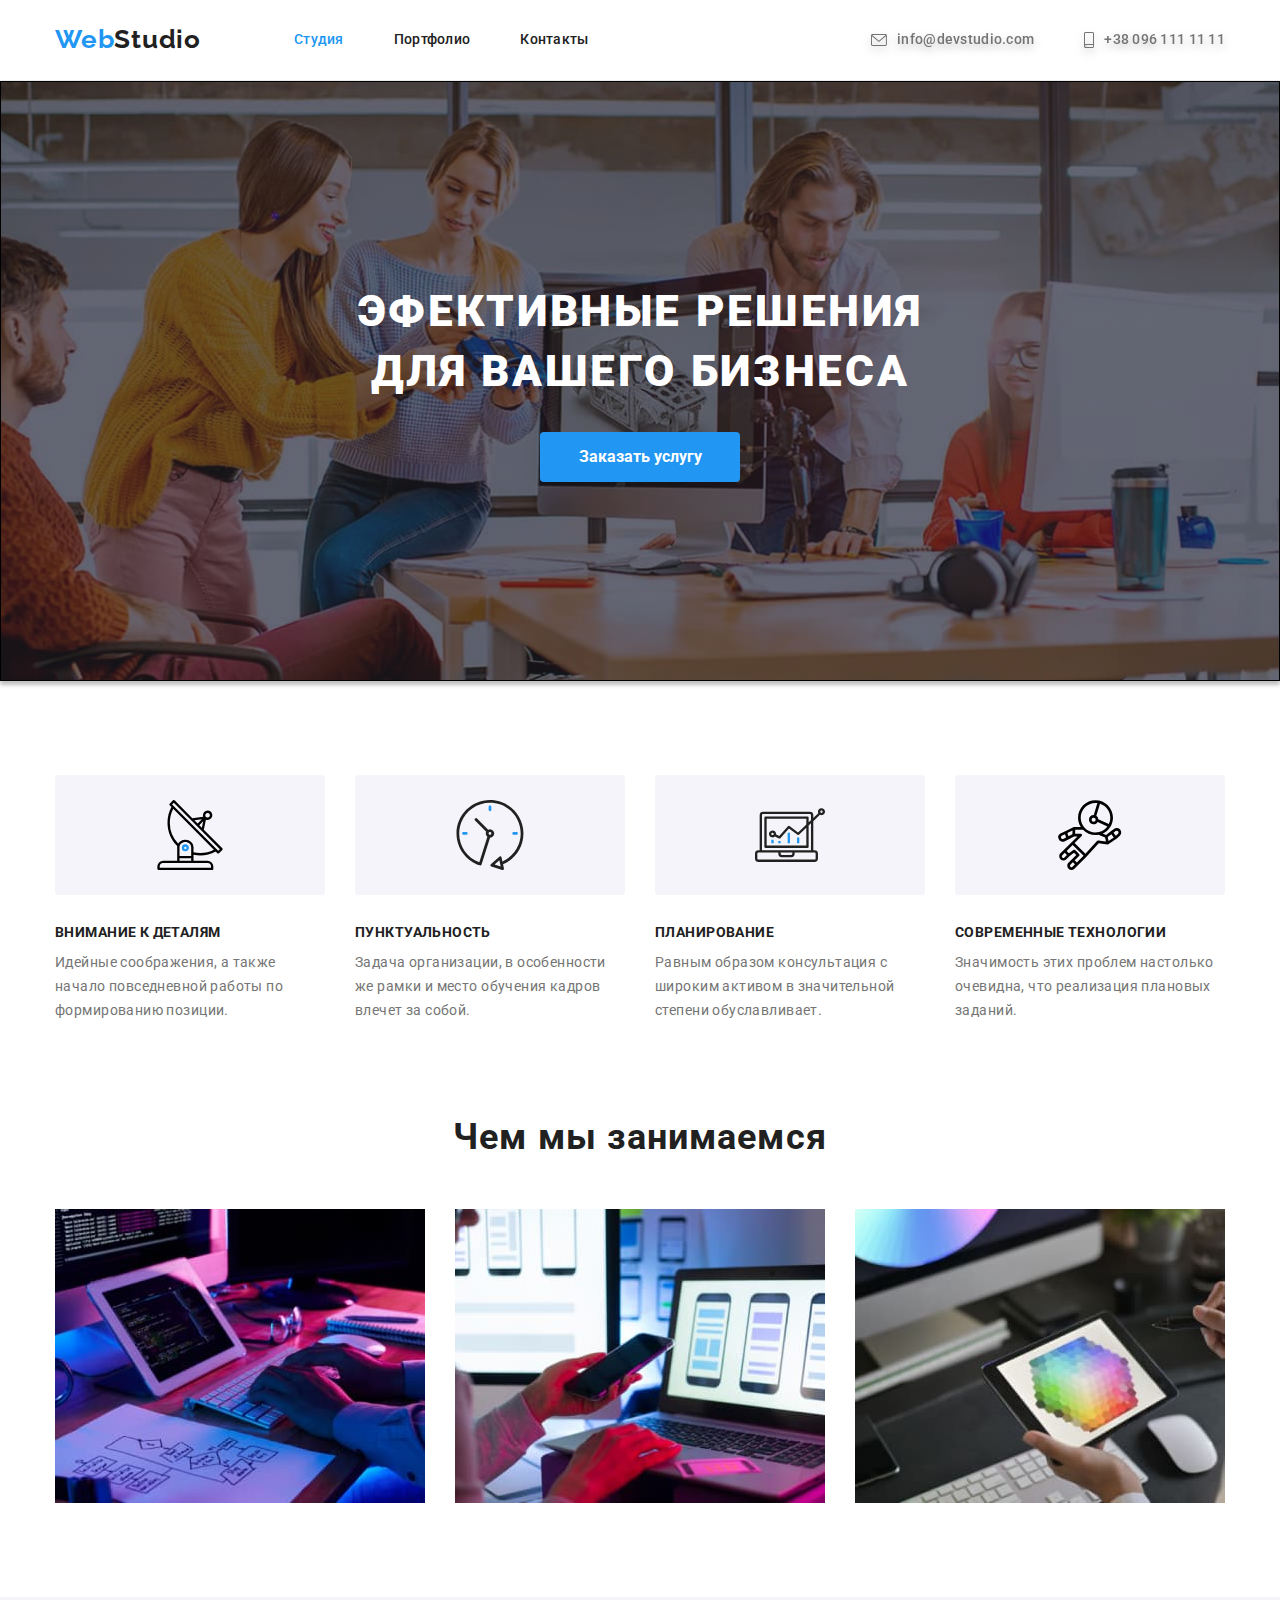
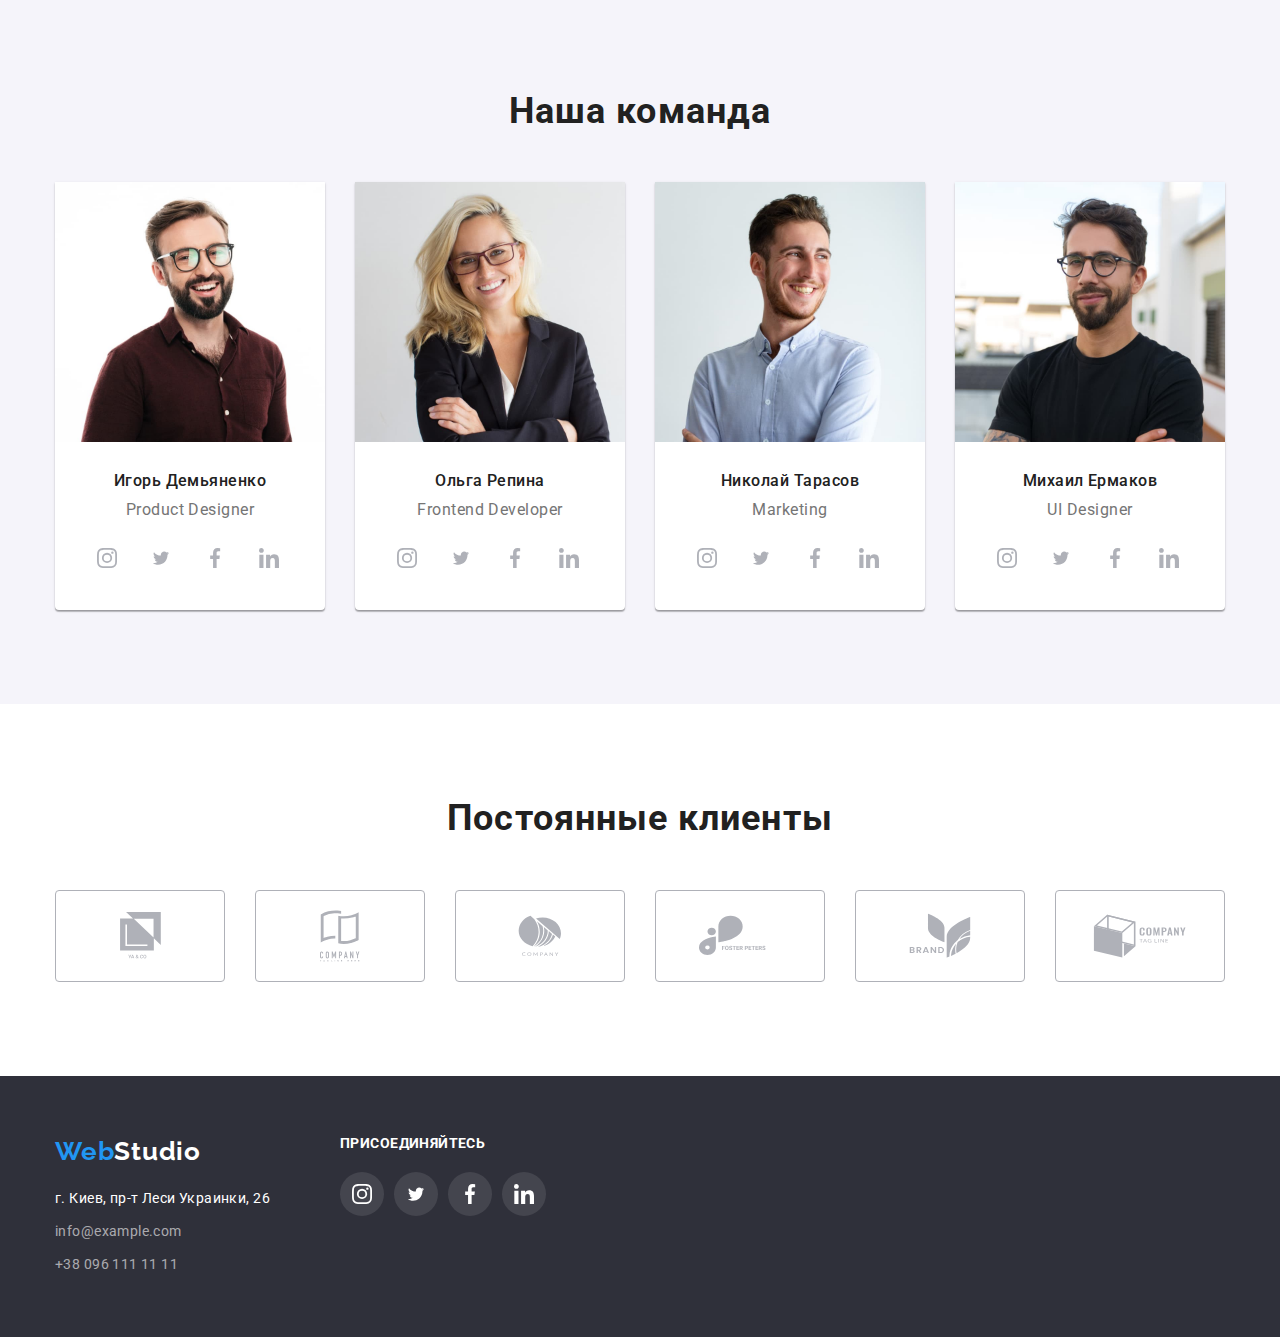
<file: index.html>
<!DOCTYPE html>
<html lang="ru">
  <head>
    <meta charset="UTF-8" />
    <meta http-equiv="X-UA-Compatible" content="IE=edge" />
    <meta name="viewport" content="width=device-width, initial-scale=1.0" />
    <title>Document</title>
    <link
      rel="stylesheet"
      href="https://fonts.googleapis.com/css2?family=Raleway:wght@700&family=Roboto:wght@400;500;700;900&display=swap"
    />
    <link
      rel="stylesheet"
      href="https://cdnjs.cloudflare.com/ajax/libs/modern-normalize/1.1.0/modern-normalize.min.css"
    />
    <link rel="stylesheet" href="./css/styles.css" />
  </head>
  <body>
    <!--логотип сайту-->
    <header class="page-header">
      <div class="container global">
        <nav class="site-nav">
          <a href="index.html" class="logo"
            ><span class="logo-accent">Web</span>Studio</a
          >
          <!--навігація на сторінки-->
          <ul class="nav-link">
            <li class="header-navigation">
              <a class="navigation current" href="index.html">Студия</a>
            </li>

            <li class="header-navigation">
              <a class="navigation" href="./portfolio.html">Портфолио</a>
            </li>

            <li class="header-navigation">
              <a class="navigation" href="">Контакты</a>
            </li>
          </ul>
        </nav>
        <ul class="mail">
          <li class="mail-namb">
            <a class="mail-header" href="emailto:info@devstudio.com">
              <svg class="icon-mail"  width="16" height="12">
              <use href="./images/icons.svg#icon-mail">
              </use>
            </svg>
              info@devstudio.com
            </a>
          </li>
          <li class="mail-namb">
            <a class="mail-header" href="tel:+380961111111">
              <svg class="icon-mail" width="10px" height="16">
              <use href="./images/icons.svg#icon-smartphone" >
              </use>
            </svg>
              +38 096 111 11 11</a
            >
          </li>
        </ul>
      </div>
    </header>
    <main>
      <!--заголовок-->

      <section class="hero">
        
        <div class="container">
          <h1 class="title">ЭФЕКТИВНЫЕ РЕШЕНИЯ <br />ДЛЯ ВАШЕГО БИЗНЕСА</h1>
          <button class="button-one" name="button">Заказать услугу</button>
        </div>
      </section>

      <!--особливості-->
      <section class="hang">
        <div class="container">
          <h2 class="shadow">особенности</h2>
          <ul class="hang-text">
            <li class="caption-text">
              <div class="antena">
                <svg width="70" height="70">
                <use href="./images/icons.svg#icon-antenna"></use>
              </svg>
              </div>
              <h3 class="caption">ВНИМАНИЕ К ДЕТАЛЯМ</h3>
              <p class="text">
                Идейные соображения, а также начало повседневной работы по
                формированию позиции.
              </p>
            </li>
            <li class="caption-text">
              <div class="antena">
                <svg width="70" height="70">
                <use href="./images/icons.svg#icon-clock"></use>
              </svg>
              </div>
              <h3 class="caption">ПУНКТУАЛЬНОСТЬ</h3>
              <p class="text">
                Задача организации, в особенности же рамки и место обучения
                кадров влечет за собой.
              </p>
            </li>
            <li class="caption-text">
              <div class="antena">
                <svg width="70" height="70">
                <use href="./images/icons.svg#icon-diagram"></use>
              </svg>
              </div>
              <h3 class="caption">ПЛАНИРОВАНИЕ</h3>
              <p class="text">
                Равным образом консультация с широким активом в значительной
                степени обуславливает.
              </p>
            </li>
            <li class="caption-text">
              <div class="antena">
                <svg width="70" height="70">
                <use href="./images/icons.svg#icon-mooon"></use>
              </svg>
              </div>
              <h3 class="caption">СОВРЕМЕННЫЕ ТЕХНОЛОГИИ</h3>
              <p class="text">
                Значимость этих проблем настолько очевидна, что реализация
                плановых заданий.
              </p>
            </li>
          </ul>
        </div>
      </section>
      <!--чим займається компанія-->
      <section class="company">
        <div class="container">
          <h2 class="subject-company centered">Чем мы занимаемся</h2>
          <ul class="company-picture">
            <li class="subjekt-picture">
              <img
                class="picture"
                src="./images/work1.jpg"
                alt="верстка, дизайн, внешнее оформление"
                width="370"
                height="294"
              />
            </li>
            <li class="subjekt-picture">
              <img
                class="picture"
                src="./images/work2.jpg"
                alt="Разработка моб. приложений"
                width="370"
                height="294"
              />
            </li>
            <li class="subjekt-picture">
              <img
                class="picture"
                src="./images/work3.jpg"
                alt="выбор цвета на планшете"
                width="370"
                height="294"
              />
            </li>
          </ul>
        </div>
      </section>
      <!--команда-->
      <section class="item">
        <div class="container">
          <h2 class="subject centered">Наша команда</h2>
          <ul class="item-comand">
            <li class="list-item">
              <img
                class="list-avatar"
                src="images/product-designer.jpg"
                alt="Игорь Демьяненко"
                width="270"
              />
              <div class="text-center">
                <h3 class="heading">Игорь Демьяненко</h3>
                <p class="subtitle" lang="en">Product Designer</p>
                
                   <ul class="social">
                     <li class="social-item">
                         <a class="social-link" href=""><svg width="20" height="20">
                <use href="./images/icons.svg#icon-instagram"></use></svg></a>
                        </li>
                     <li class="social-item">
                          <a class="social-link" href=""><svg width="20" height="16.25">
                <use href="./images/icons.svg#icon-twitter"></use></svg></a>
                     </li>
                     <li class="social-item">
                          <a class="social-link" href=""><svg width="20" height="20">
                <use href="./images/icons.svg#icon-facebook"></use></svg></a> 
                     </li>
                     <li  class="social-item">
                          <a class="social-link" href=""><svg width="20" height="20">
                <use href="./images/icons.svg#icon-linkedin"></use></svg></a>
                     </li> 
                   </ul>
                
              </svg>
                
              </div>
            </li>
            <li class="list-item">
              <img
                class="list-avatar"
                src="images/frontend-developer.jpg"
                alt="Ольга Репина"
                width="270"
              />
              <div class="text-center">
                <h3 class="heading">Ольга Репина</h3>
                <p class="subtitle" lang="en">Frontend Developer</p>
                 <ul class="social">
                     <li class="social-item">
                         <a class="social-link" href=""><svg width="20" height="20">
                <use href="./images/icons.svg#icon-instagram"></use></svg></a>
                        </li>
                     <li class="social-item">
                          <a class="social-link" href=""><svg width="20" height="16.25">
                <use href="./images/icons.svg#icon-twitter"></use></svg></a>
                     </li>
                     <li class="social-item">
                          <a class="social-link" href=""><svg width="20" height="20">
                <use href="./images/icons.svg#icon-facebook"></use></svg></a> 
                     </li>
                     <li  class="social-item">
                          <a class="social-link" href=""><svg width="20" height="20">
                <use href="./images/icons.svg#icon-linkedin"></use></svg></a>
                     </li> 
                   </ul>
              </div>
            </li>
            <li class="list-item">
              <img
                class="list-avatar"
                src="images/marketing.jpg"
                alt="Николай Тарасов"
                width="270"
                height="260"
              />
              <div class="text-center">
                <h3 class="heading">Николай Тарасов</h3>
                <p class="subtitle" lang="en">Marketing</p>
                 <ul class="social">
                     <li class="social-item">
                         <a class="social-link" href=""><svg width="20" height="20">
                <use href="./images/icons.svg#icon-instagram"></use></svg></a>
                        </li>
                     <li class="social-item">
                          <a class="social-link" href=""><svg width="20" height="16.25">
                <use href="./images/icons.svg#icon-twitter"></use></svg></a>
                     </li>
                     <li class="social-item">
                          <a class="social-link" href=""><svg width="20" height="20">
                <use href="./images/icons.svg#icon-facebook"></use></svg></a> 
                     </li>
                     <li  class="social-item">
                          <a class="social-link" href=""><svg width="20" height="20">
                <use href="./images/icons.svg#icon-linkedin"></use></svg></a>
                     </li> 
                   </ul>
              </div>
            </li>
            <li class="list-item">
              <img
                class="list-avatar"
                src="images/ui-designer.jpg"
                alt="Михаил Ермаков"
                width="270"
              />
              <div class="text-center">
                <h3 class="heading">Михаил Ермаков</h3>
                <p class="subtitle" lang="en">UI Designer</p>
                 <ul class="social">
                     <li class="social-item">
                         <a class="social-link" href=""><svg width="20" height="20">
                <use href="./images/icons.svg#icon-instagram"></use></svg></a>
                        </li>
                     <li class="social-item">
                          <a class="social-link" href=""><svg width="20" height="16.25">
                <use href="./images/icons.svg#icon-twitter"></use></svg></a>
                     </li>
                     <li class="social-item">
                          <a class="social-link" href=""><svg width="20" height="20">
                <use href="./images/icons.svg#icon-facebook"></use></svg></a> 
                     </li>
                     <li  class="social-item">
                          <a class="social-link" href=""><svg width="20" height="20">
                <use href="./images/icons.svg#icon-linkedin"></use></svg></a>
                     </li> 
                   </ul>
              </div>
            </li>
          </ul>
        </div>
      </section>
      <section class="group">
        <div class="container">
         <h2 class="clients-title centered">Постоянные клиенты</h2>
        <div class="clients">
          <ul class="client-item">
          <li class="clients-image"><a class="clients-list" href=""><svg width="41" height="46.7">
                <use href="./images/icons.svg#icon-group1"></use></svg></a>
              </li>
          <li class="clients-image"><a class="clients-list" href=""><svg width="40" height="52">
                <use href="./images/icons.svg#icon-group2"></use></svg></a>
              </li>
          <li class="clients-image"><a class="clients-list" href=""><svg  width="43.46" height="41.18">
                <use href="./images/icons.svg#icon-group3"></use></svg></a>
              </li>
          <li class="clients-image"><a class="clients-list" href=""><svg width="84.44" height="40.62">
                <use href="./images/icons.svg#icon-group4"></use></svg></a>
              </li>
          <li class="clients-image"><a class="clients-list" href=""><svg width="62.54" height="45.43">
                <use href="./images/icons.svg#icon-group5"></use></svg></a>
              </li>
          <li class="clients-image">
            <a class="clients-list" href=""><svg width="93.79" height="43.93">
                <use href="./images/icons.svg#icon-group6"></use></svg></a>
              </li>
                </ul>
        </div>
        </div>
      </section>
    </main>
    <footer class="footer">
        <div class="container box">
          <div class="box-futer">
            <a href="/index.html" class="logo-footer"
          >Web<span class="logo-two">Studio</span></a
        >
        <address>
          <ul class="nav-footer">
            <li class="map">
              <a
                class="map-googl"
                href="https://goo.gl/maps/qnMu7uc59vrPXKZr5"
                target="_blank"
                rel="noopener noreferrer"
                >г. Киев, пр-т Леси Украинки, 26</a
              >
            </li class>
            <li class="footer-contakt">
              <a class="contakt" href="mailto:info@devstudio.com"
                >info@example.com</a
              >
            </li>
            <li class="footer-contakt">
              <a class="contakt" href="tel:+380961111111">+38 096 111 11 11</a>
            </li>
          </ul>
         </div>
          
          <div class="footer-social">
            <h2 class="futer-text">присоединяйтесь</h2>
            <ul class="futer-social">
                     <li class="footer-item">
                         <a class="footer-link" href=""><svg width="20" height="20">
                <use href="./images/icons.svg#icon-instagram"></use></svg></a>
                        </li>
                     <li class="footer-item">
                          <a class="footer-link" href=""><svg width="20" height="16.25">
                <use href="./images/icons.svg#icon-twitter"></use></svg></a>
                     </li>
                     <li class="footer-item">
                          <a class="footer-link" href=""><svg width="20" height="20">
                <use href="./images/icons.svg#icon-facebook"></use></svg></a> 
                     </li>
                     <li  class="footer-item">
                          <a class="footer-link" href=""><svg width="20" height="20">
                <use href="./images/icons.svg#icon-linkedin"></use></svg></a>
                     </li> 
                   </ul>
                   </div>
          </div>
        </address>
      </div>
    </footer>
  </body>
</html>
</file>
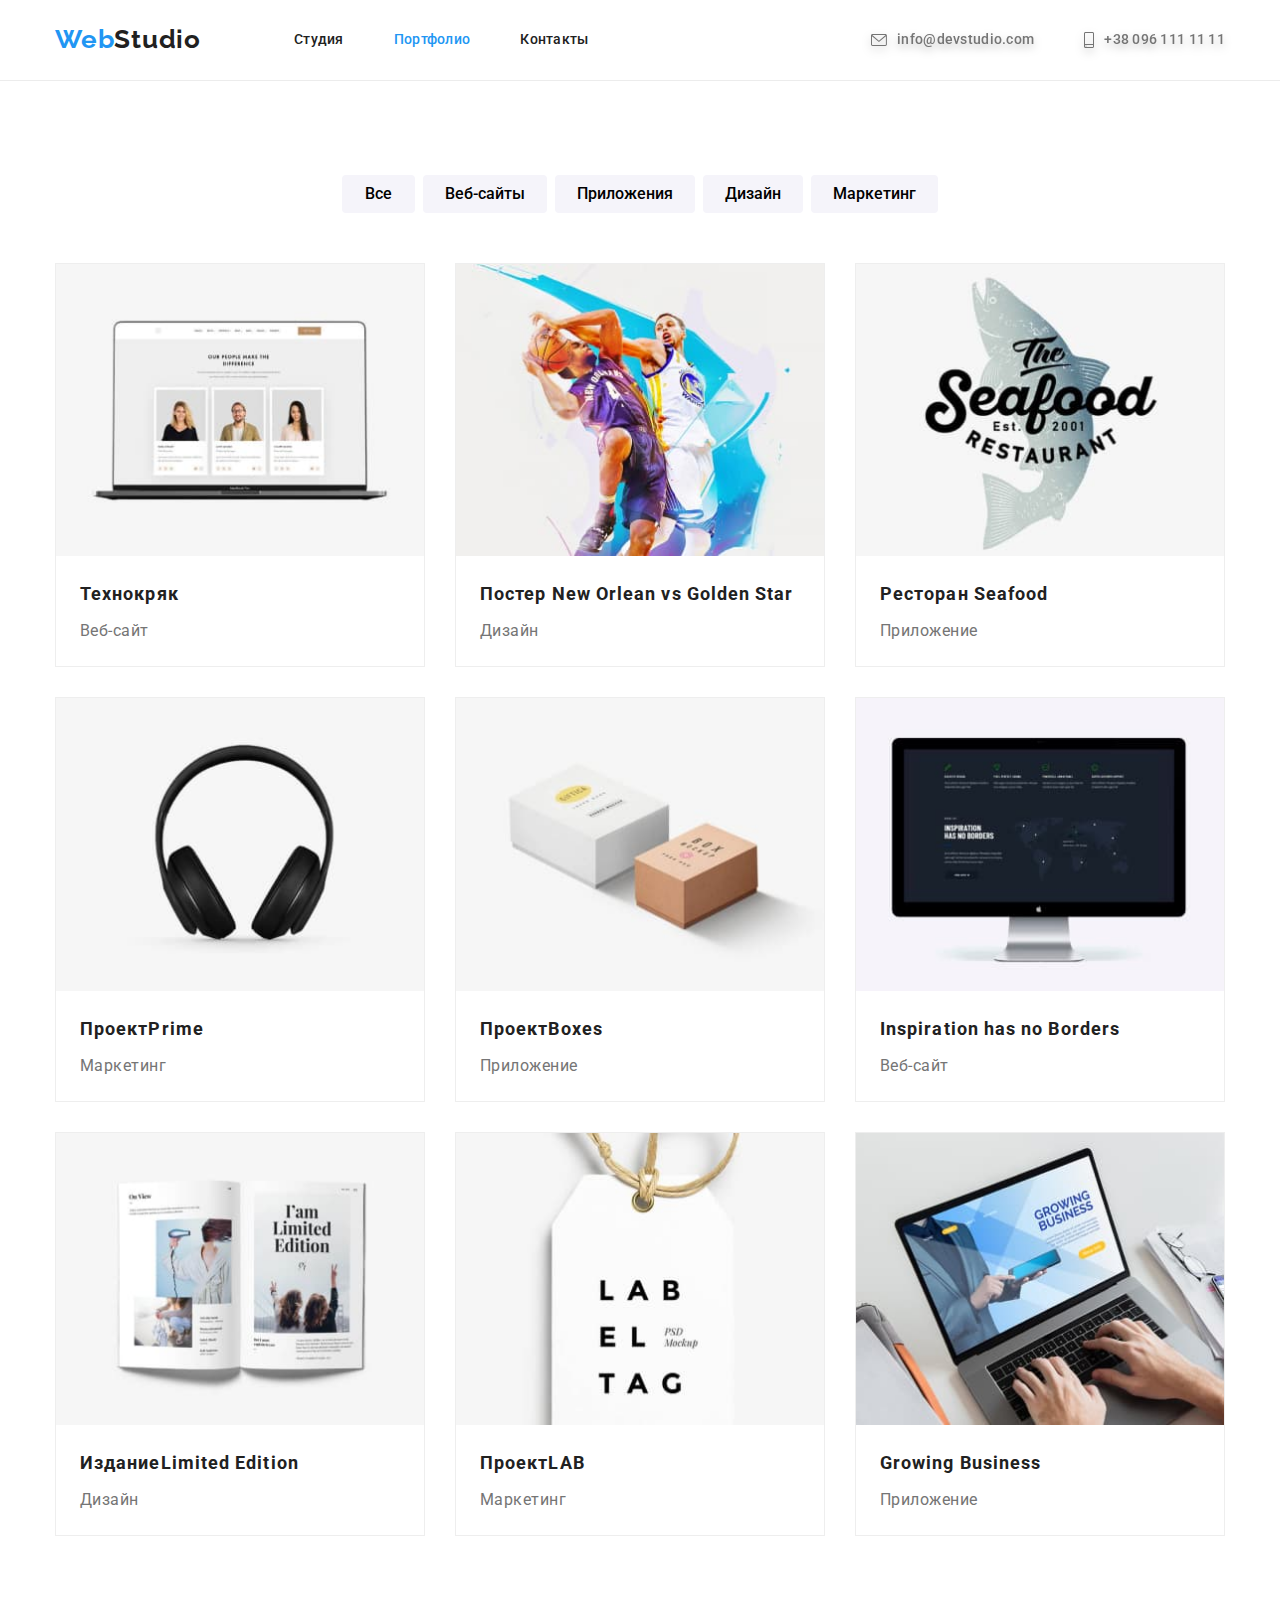
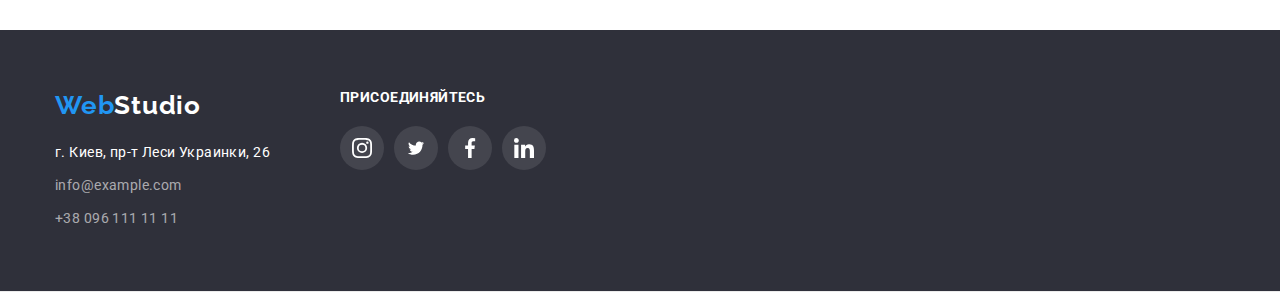
<file: portfolio.html>
<!DOCTYPE html>
<html lang="ru">
  <head>
    <meta charset="UTF-8" />
    <meta http-equiv="X-UA-Compatible" content="IE=edge" />
    <meta name="viewport" content="width=device-width, initial-scale=1.0" />
    <title>Document</title>
    <link
      rel="stylesheet"
      href="https://fonts.googleapis.com/css2?family=Raleway:wght@700&family=Roboto:wght@400;500;700;900&display=swap"
    />
    <link
      rel="stylesheet"
      href="https://cdnjs.cloudflare.com/ajax/libs/modern-normalize/1.1.0/modern-normalize.min.css"
    />
    <link rel="stylesheet" href="./css/styles.css" />
  </head>
  <body>
    <!-- шапка профиля -->
    <header class="page-header">
      <!--логотип сайту-->
      <header class="page-header">
      <div class="container global">
        <nav class="site-nav">
          <a href="index.html" class="logo"
            ><span class="logo-accent">Web</span>Studio</a
          >
          <!--навігація на сторінки-->
          <ul class="nav-link">
            <li class="header-navigation">
              <a class="navigation" href="index.html">Студия</a>
            </li>

            <li class="header-navigation">
              <a class="navigation current" href="./portfolio.html">Портфолио</a>
            </li>

            <li class="header-navigation">
              <a class="navigation" href="">Контакты</a>
            </li>
          </ul>
        </nav>
        <ul class="mail">
          <li class="mail-namb">
            <a class="mail-header" href="emailto:info@devstudio.com">
              <svg class="icon-mail"  width="16" height="12">
              <use href="./images/icons.svg#icon-mail">
              </use>
            </svg>
              info@devstudio.com
            </a>
          </li>
          <li class="mail-namb">
            <a class="mail-header" href="tel:+380961111111">
              <svg class="icon-mail" width="10px" height="16">
              <use href="./images/icons.svg#icon-smartphone" >
              </use>
            </svg>
              +38 096 111 11 11</a
            >
          </li>
        </ul>
      </div>
    </header>
    <main>
      <!-- КНОПКИ -->
      <section class="item-images">
        <div class="container">
          <h1 class="shadow">gallery</h1>
          <ul class="btn">
            <li class="buttons-portfolio"><button class="buttons" type="button">Все</button></li>
            <li class="buttons-portfolio"><button class="buttons" type="button">Веб-сайты</button></li>
            <li class="buttons-portfolio"><button class="buttons" type="button">Приложения</button></li>
            <li class="buttons-portfolio"><button class="buttons" type="button">Дизайн</button></li>
            <li class="buttons-portfolio"><button class="buttons" type="button">Маркетинг</button></li>
          </ul>
        <!-- картинки -->
        
          <ul class="items">
            <li class="list-items">
              <img
                class="project-img"
                src="./images/img.1.jpg"
                alt="Технокряк"
                width="370"
                height="294"
              />
              <div class="items-img">
                <h2 class="project">Технокряк</h2>
              <p class="place">Веб-сайт</p></div>
            </li>
            <li class="list-items">
              <img
                class="project-img"
                src="./images/img.2.jpg"
                alt="Постер New Orlean vs Golden Star"
                width="370"
                height="294"
              />
              <div class="items-img"><h2 class="project">
                Постер <span lang="en">New Orlean vs Golden Star</span>
              </h2>
              <p class="place">Дизайн</p></div>
              
            </li>
            <li class="list-items">
              <img
                class="project-img"
                src="./images/img.3.jpg"
                alt="Ресторан Seafood"
                width="370"
                height="294"
              />
              <div class="items-img"><h2 class="project">Ресторан <span lang="en">Seafood</span></h2>
              <p class="place">Приложение</p></div>
              
            </li>
            <li class="list-items">
              <img
                class="project-img"
                src="./images/img.4.jpg"
                alt="Проект Prime"
                width="370"
                height="294"
              />
              <div class="items-img"><h2 class="project">Проект<span lang="en">Prime</span></h2>
              <p class="place">Маркетинг</p></div>
              
            </li>
            <li class="list-items">
              <img
                class="project-img"
                src="./images/img.5.jpg"
                alt="Проект Boxes"
                width="370"
                height="294"
              />
              <div class="items-img"><h2 class="project">Проект<span lang="en">Boxes</span></h2>
              <p class="place">Приложение</p></div>
              
            </li>
            <li class="list-items">
              <img
                class="project-img"
                src="./images/img.6.jpg"
                alt="Inspiration has no Borders"
                width="370"
                height="294"
              />
              <div class="items-img"><h2 class="project" lang="en">Inspiration has no Borders</h2>
              <p class="place">Веб-сайт</p></div>
              
            </li>
            <li class="list-items">
              <img
                class="project-img"
                src="./images/img.7.jpg"
                alt="Издание Limited Edition"
                width="370"
                height="294"
              />
              <div class="items-img"><h2 class="project">
                Издание<span lang="en">Limited Edition</span>
              </h2>
              <p class="place">Дизайн</p></div>
              
            </li>
            <li class="list-items">
              <img
                class="project-img"
                src="./images/img.8.jpg"
                alt="Проект LAB"
                width="370"
                height="294"
              />
              <div class="items-img"><h2 class="project">Проект<span lang="en">LAB</span></h2>
              <p class="place">Маркетинг</p></div>
              
            </li>
            <li class="list-items">
              <img
                class="project-img"
                src="./images/img.9.jpg"
                alt="Growing Business"
                width="370"
                height="294"
              />
              <div class="items-img"><h2 class="project" lang="en">Growing Business</h2>
              <p class="place">Приложение</p></div>
              
            </li>
          </ul>
        </div>
      </section>
    </main>
    <footer class="footer">
        <div class="container box">
          <div class="box-futer">
            <a href="/index.html" class="logo-footer"
          >Web<span class="logo-two">Studio</span></a
        >
        <address>
          <ul class="nav-footer">
            <li class="map">
              <a
                class="map-googl"
                href="https://goo.gl/maps/qnMu7uc59vrPXKZr5"
                target="_blank"
                rel="noopener noreferrer"
                >г. Киев, пр-т Леси Украинки, 26</a
              >
            </li class>
            <li class="footer-contakt">
              <a class="contakt" href="mailto:info@devstudio.com"
                >info@example.com</a
              >
            </li>
            <li class="footer-contakt">
              <a class="contakt" href="tel:+380961111111">+38 096 111 11 11</a>
            </li>
          </ul>
         </div>
          
          <div class="footer-social">
            <h2 class="futer-text">присоединяйтесь</h2>
            <ul class="futer-social">
                     <li class="footer-item">
                         <a class="footer-link" href=""><svg width="20" height="20">
                <use href="./images/icons.svg#icon-instagram"></use></svg></a>
                        </li>
                     <li class="footer-item">
                          <a class="footer-link" href=""><svg width="20" height="16.25">
                <use href="./images/icons.svg#icon-twitter"></use></svg></a>
                     </li>
                     <li class="footer-item">
                          <a class="footer-link" href=""><svg width="20" height="20">
                <use href="./images/icons.svg#icon-facebook"></use></svg></a> 
                     </li>
                     <li  class="footer-item">
                          <a class="footer-link" href=""><svg width="20" height="20">
                <use href="./images/icons.svg#icon-linkedin"></use></svg></a>
                     </li> 
                   </ul>
                   </div>
          </div>
        </address>
      </div>
    </footer>
  </body>
</html>
</file>
<file: css/styles.css>
:root {
  --primary-text-color: #212121;
  --primary-touch-color: #2196f3;
  --primary-button-text-color: #ffffff;
  --primary-background-color: #f5f4fa;
  --primary-text-p-color: #757575;
  --primary-futer-color: #2f303a;
}

body {
  font-family: Roboto, sans-serif;
  color: #212121;
}
ul {
  margin: 0px;
  padding: 0px;
}
h1,
h2,
h3,
h4 {
  margin: 0px;
}
p {
  margin: 0px;
}
img {
  display: block;
  max-width: 100%;
  height: auto;
}

/* зкритий текс */
.shadow {
  display: none;
  text-align: center;
}
/* шапка профиля */

.page-header {
  align-items: center;
  background-color: var(--primary-button-text-color);
}
/* основний контейнер */
.container {
  width: 1200px;
  padding-left: 15px;
  padding-right: 15px;
  margin: 0 auto;
}
.container.global {
  align-items: center;
  display: flex;
}
.page-header {
  border-bottom: 1px solid #ececec;
}
.logo-accent {
  color: var(--primary-touch-color);
}
.logo {
  padding-top: 24px;
  padding-bottom: 25px;
  font-family: "Raleway";
  font-weight: 700;
  font-size: 26px;
  line-height: 1.19;
  letter-spacing: 0.03em;
  color: var(--primary-text-color);
  text-decoration: none;
}
.site-nav {
  align-items: center;
  display: flex;
}
.header-navigatiot .navigation + .navigation {
  margin-left: 50px;
}
.nav-link .header-navigation + .header-navigation {
  margin-left: 50px;
}
.nav-link {
  list-style: none;
  align-items: center;
  margin-left: 93px;
  display: flex;
}
.navigation.current {
  color: var(--primary-touch-color);
}
.navigation {
  padding-top: 32px;
  padding-bottom: 32px;
  display: flex;
  color: var(--primary-text-color);
  font-style: normal;
  font-weight: 500;
  font-size: 14px;
  line-height: 1.14;
  letter-spacing: 0.02em;
  text-decoration: none;
}
.navigation:focus,
.navigation:hover {
  color: var(--primary-touch-color);
}

.mail-header:focus,
.mail-header:hover {
  color: var(--primary-touch-color);
}
.mail-header {
  align-items: center;
  padding-top: 32px;
  padding-bottom: 32px;
  display: flex;
  font-style: normal;
  font-weight: 500;
  font-size: 14px;
  line-height: 1.14;
  letter-spacing: 0.02em;
  text-decoration: none;
  color: var(--primary-text-p-color);
  filter: drop-shadow(0px 4px 4px rgba(0, 0, 0, 0.25));
}
.mail {
  list-style: none;
  margin-left: auto;
  display: flex;
}

.icon-mail:hover,
.icon-mail:focus {
  fill: currentColor;
}

.icon-mail {
  margin-right: 10px;
  fill: currentColor;
  background-size: auto;
}
.icon-mail:hover {
  fill: currentColor;
}
.mail .mail-namb + .mail-namb {
  margin-left: 50px;
}

/* заголовок */
.hero {
  background-color: #c4c4c4;
  max-width: 1600px;
  height: 600px;
  margin-left: auto;
  margin-right: auto;
  padding-top: 200px;
  padding-bottom: 200px;
  text-align: center;
  box-shadow: 0px 4px 4px rgba(0, 0, 0, 0.25);
  border: 1px solid #000000;
  box-sizing: border-box;
  color: var(--primary-button-text-color);
  background-size: cover;
  background-position: center;
  background-image: linear-gradient(
      rgba(47, 48, 58, 0.4),
      rgba(47, 48, 58, 0.4)
    ),
    url(../images/header.jpg);
}
.title {
  text-transform: uppercase;
  margin-bottom: 30px;
  text-align: center;
  font-weight: 900;
  font-size: 44px;
  line-height: 1.36;
  letter-spacing: 0.06em;
}
/* кнопка 1 */
.button-one {
  border-width: 0px;
  display: inline-block;
  padding: 10px 32px;
  border-radius: 4px;
  min-width: 200px;
  text-align: center;
  font-family: inherit;
  background-color: var(--primary-touch-color);
  color: var(--primary-button-text-color);
  cursor: pointer;
  font-style: normal;
  font-weight: 700;
  font-size: 16px;
  line-height: 1.87;
}

.button-one:hover {
  background: #188ce8;
  box-shadow: 0px 4px 4px rgba(0, 0, 0, 0.15);
  border-radius: 4px;
}
/* особливості */

.hang {
  padding-top: 94px;
  padding-bottom: 94px;
}
.hang-text {
  list-style: none;
  display: flex;
}
.hang-text .caption-text + .caption-text {
  margin-left: 30px;
}
.caption {
  margin-bottom: 10px;
  font-style: normal;
  font-weight: 700;
  font-size: 14px;
  line-height: 1.14;
  letter-spacing: 0.03em;
  color: var(--primary-text-color);
}
.antena {
  align-items: center;
  display: flex;
  justify-content: center;
  width: 270px;
  height: 120px;

  margin-bottom: 30px;
  border-radius: 4px;
  background-color: #f5f4fa;
}
.hang-text .antena + .antena {
  margin-left: 30px;
}

.text {
  width: 270px;
  font-size: 14px;
  line-height: 1.71;
  letter-spacing: 0.03em;
  color: var(--primary-text-p-color);
}
/* чим займається компанія */
.company {
  padding-bottom: 94px;
}
.subject-company.centered {
  text-align: center;
}
.subject-company {
  margin-bottom: 50px;
  color: var(--primary-text-color);
  font-weight: 700;
  font-size: 36px;
  line-height: 1.16;
  letter-spacing: 0.03em;
}
.company-picture .subjekt-picture + .subjekt-picture {
  margin-left: 30px;
}
.company-picture {
  list-style: none;
  display: flex;
}
/* команда */
.item {
  padding-top: 94px;
  padding-bottom: 94px;
  display: block;
  flex-wrap: wrap;
  background-color: #f5f4fa;
}
.item-comand {
  display: flex;
  flex-wrap: wrap;
}
.list-item {
  width: calc((100% - 90px) / 4);
  margin-left: 30px;
  background: #ffffff;
  list-style: none;
  overflow: hidden;
  box-shadow: 0px 1px 3px rgba(0, 0, 0, 0.12), 0px 1px 1px rgba(0, 0, 0, 0.14),
    0px 2px 1px rgba(0, 0, 0, 0.2);
  border-radius: 0px 0px 4px 4px;
}
.list-item:nth-child(1) {
  margin-left: 0px;
}

.subject.centered {
  text-align: center;
}
.subject {
  margin-bottom: 50px;
  color: var(--primary-text-color);
  font-weight: 700;
  font-size: 36px;
  line-height: 1.16;
  letter-spacing: 0.03em;
}

.social {
  display: flex;
  list-style: none;
}
.social .social-item + .social-item {
  margin-left: 10px;
}
.social-item {
  border-radius: 50%;
}
.social-link {
  border-radius: 50%;
  display: flex;
  align-items: center;
  justify-content: center;
  width: 44px;
  height: 44px;
  fill: #afb1b8;
}
.social-link:hover,
.social-link:focus {
  background-color: var(--primary-touch-color);
  fill: var(--primary-button-text-color);
}

.text-center {
  padding: 30px 30px;
  box-sizing: border-box;
  text-align: center;
}
.heading {
  margin-bottom: 10px;
  color: var(--primary-text-color);
  font-style: normal;
  font-weight: 500;
  font-size: 16px;
  line-height: 1.18;
  letter-spacing: 0.03em;
}
.subtitle {
  margin-bottom: 16px;
  font-size: 16px;
  line-height: 1.18;
  letter-spacing: 0.03em;
  color: var(--primary-text-p-color);
}

/* Постоянные клиенты */
.group {
  padding-top: 94px;
  padding-bottom: 94px;

  background-color: var(--primary-button-text-color);
}

.clients-title.centered {
  text-align: center;
}
.clients-title {
  color: var(--primary-text-color);
  margin-bottom: 50px;
  font-family: "Roboto";
  font-weight: 700;
  font-size: 36px;
  line-height: 1.16;
  letter-spacing: 0.03em;
}
.client-item {
  display: flex;
  list-style: none;
}

.clients-list {
  fill: #afb1b8;
  width: 170px;
  height: 92px;
  border: 1px solid #afb1b8;
  border-radius: 4px;
  align-items: center;
  justify-content: center;
  display: flex;
}
.client-item .clients-image + .clients-image {
  margin-left: 30px;
}
.clients-list:hover,
.clients-list:focus {
  fill: var(--primary-touch-color);
  border-color: var(--primary-touch-color);
}
/* підвал-сторінки */

.footer {
  background-color: var(--primary-futer-color);
  padding-top: 60px;
  padding-bottom: 60px;
}
.box {
  display: flex;
}
.nav-footer {
  list-style: none;
}
.logo-two {
  color: var(--primary-button-text-color);
}
.logo-footer {
  display: inline-block;
  margin-bottom: 20px;
  font-family: "Raleway";
  font-weight: 700;
  font-size: 26px;
  line-height: 1.19;
  letter-spacing: 0.03em;
  color: var(--primary-touch-color);
  text-decoration: none;
}

.map-googl {
  color: var(--primary-button-text-color);
  font-style: normal;
  font-size: 14px;
  line-height: 1.71;
  letter-spacing: 0.03em;
  text-decoration: none;
}
.map-googl:hover,
.map-googl:focus {
  color: var(--primary-touch-color);
}
.contakt {
  font-style: normal;
  font-weight: 400;
  font-size: 14px;
  line-height: 1.71;
  letter-spacing: 0.03em;
  color: rgba(255, 255, 255, 0.6);
  text-decoration: none;
}
.contakt:hover,
.contakt:focus {
  color: var(--primary-touch-color);
}

.map {
  margin-bottom: 9px;
}
.footer-contakt:last-child {
  margin-bottom: 0px;
}
.footer-contakt {
  margin-bottom: 9px;
}
.footer-social {
  margin-left: 70px;
  flex-direction: column;
}

.futer-text {
  color: var(--primary-button-text-color);
  font-style: normal;
  font-weight: 700;
  font-size: 14px;
  line-height: 1.14;
  letter-spacing: 0.03em;
  text-transform: uppercase;
 
  margin-bottom: 20px;
}
.futer-social {
  display: flex;
  list-style: none;
}
.footer-link {
  border-radius: 50%;
  display: flex;
  align-items: center;
  justify-content: center;
  width: 44px;
  height: 44px;
  fill: var(--primary-button-text-color);
  background: rgba(255, 255, 255, 0.1);
}
.footer-link:hover,
.footer-link:focus {
  background-color: var(--primary-touch-color);
  fill: var(--primary-button-text-color);
}

.futer-social .footer-item + .footer-item {
  margin-left: 10px;
}
/* 2-сторінка */

/* кнопки */

.btn {
  list-style: none;
  display: flex;
  justify-content: center;
  margin-bottom: 50px;
}

.btn .buttons-portfolio + .buttons-portfolio {
  margin-left: 8px;
}
.buttons {
  border-radius: 4px;
  padding: 6px 22px;
  display: inline-block;
  min-width: 73px;
  text-align: center;
  font-family: inherit;
  border: none;
  background-color: #f5f4fa;
  cursor: pointer;
  font-style: normal;
  font-weight: 500;
  font-size: 16px;
  line-height: 1.62;
}
.buttons:hover,
.buttons:focus {
  box-shadow: 0px 3px 1px rgba(0, 0, 0, 0.1), 0px 1px 2px rgba(0, 0, 0, 0.08),
    0px 2px 2px rgba(0, 0, 0, 0.12);
  background-color: var(--primary-touch-color);
  color: var(--primary-button-text-color);
}
.item-images {
  padding-top: 94px;
  padding-bottom: 94px;
  display: block;
  flex-wrap: wrap;
}
.items {
  list-style: none;
  display: flex;
  flex-wrap: wrap;
}
.list-items {
  border: 1px solid #eeeeee;
  width: calc((100% - 60px) / 3);
  margin-right: 30px;
  margin-bottom: 30px;
}

.list-items:hover {
  box-shadow: 0px 1px 1px rgba(0, 0, 0, 0.12), 0px 4px 4px rgba(0, 0, 0, 0.06),
    1px 4px 6px rgba(0, 0, 0, 0.16);
}

.list-items:nth-child(3n) {
  margin-right: 0px;
}
.project-img {
  margin-bottom: 20px;
}
.list-items:nth-last-child(-n + 3) {
  margin-bottom: 0px;
}

.items-img {
  padding: 0px 24px 20px 24px;
  text-align: initial;
}
.project {
  margin-bottom: 4px;
  color: var(--primary-text-color);
  font-style: normal;
  font-weight: 700;
  font-size: 18px;
  line-height: 2;
  letter-spacing: 0.06em;
}
.place {
  color: var(--primary-text-p-color);
  font-size: 16px;
  line-height: 1.87;
  letter-spacing: 0.03em;
}
</file>
